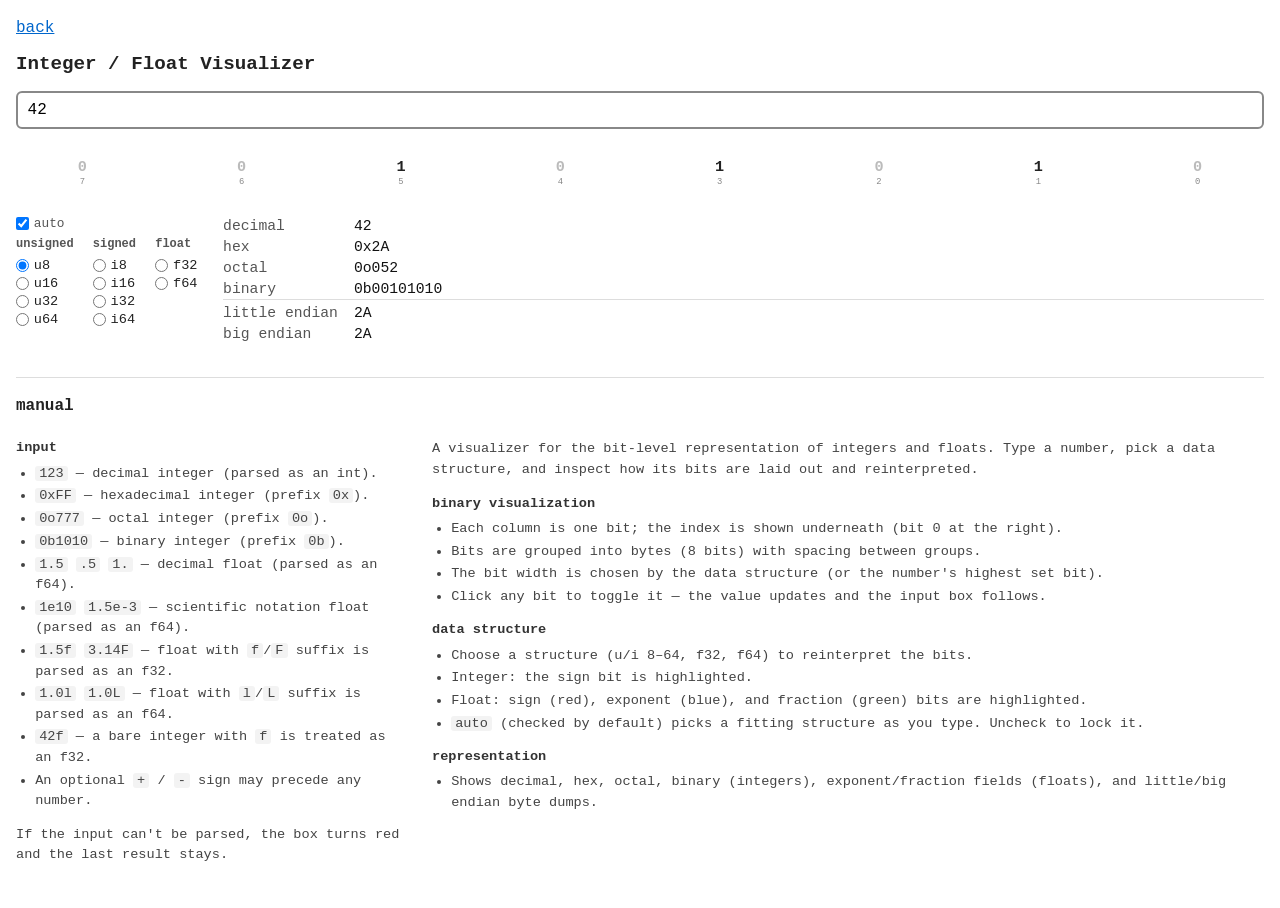
<file: docs/int-tool/index.html>
<!DOCTYPE html>
<html lang="en">
<head>
<meta charset="UTF-8">
<meta name="viewport" content="width=device-width, initial-scale=1.0">
<title>Integer / Float Visualizer</title>
<link rel="stylesheet" href="style.css">
</head>
<body>
<p><a href="..">back</a></p>
<h1>Integer / Float Visualizer</h1>

<div id="app">
  <div class="row" id="row-input">
    <input id="num-input" type="text" placeholder="decimal / 0x hex / 0o octal / 0b binary" autocomplete="off" spellcheck="false">
  </div>

  <div class="row" id="row-bits">
    <div id="bits-area"></div>
  </div>

  <div class="row" id="row-structure">
    <div class="col col-structure">
      <label id="auto-label"><input type="checkbox" id="auto-struct" checked> auto</label>
      <div class="struct-grid">
        <div class="struct-col">
          <h3>unsigned</h3>
          <label><input type="radio" name="struct" value="u8" checked> u8</label>
          <label><input type="radio" name="struct" value="u16"> u16</label>
          <label><input type="radio" name="struct" value="u32"> u32</label>
          <label><input type="radio" name="struct" value="u64"> u64</label>
        </div>
        <div class="struct-col">
          <h3>signed</h3>
          <label><input type="radio" name="struct" value="i8"> i8</label>
          <label><input type="radio" name="struct" value="i16"> i16</label>
          <label><input type="radio" name="struct" value="i32"> i32</label>
          <label><input type="radio" name="struct" value="i64"> i64</label>
        </div>
        <div class="struct-col">
          <h3>float</h3>
          <label><input type="radio" name="struct" value="f32"> f32</label>
          <label><input type="radio" name="struct" value="f64"> f64</label>
        </div>
      </div>
    </div>
    <div class="col col-repr">
      <table id="repr-list"></table>
    </div>
  </div>
</div>

<section id="manual">
  <h2>manual</h2>
  <div id="manual-cols">
    <div class="manual-col manual-left">
      <h3>input</h3>
      <ul>
        <li><code>123</code> — decimal integer (parsed as an int).</li>
        <li><code>0xFF</code> — hexadecimal integer (prefix <code>0x</code>).</li>
        <li><code>0o777</code> — octal integer (prefix <code>0o</code>).</li>
        <li><code>0b1010</code> — binary integer (prefix <code>0b</code>).</li>
        <li><code>1.5</code> <code>.5</code> <code>1.</code> — decimal float (parsed as an f64).</li>
        <li><code>1e10</code> <code>1.5e-3</code> — scientific notation float (parsed as an f64).</li>
        <li><code>1.5f</code> <code>3.14F</code> — float with <code>f</code>/<code>F</code> suffix is parsed as an f32.</li>
        <li><code>1.0l</code> <code>1.0L</code> — float with <code>l</code>/<code>L</code> suffix is parsed as an f64.</li>
        <li><code>42f</code> — a bare integer with <code>f</code> is treated as an f32.</li>
        <li>An optional <code>+</code> / <code>-</code> sign may precede any number.</li>
      </ul>
      <p>If the input can't be parsed, the box turns red and the last result stays.</p>
    </div>

    <div class="manual-col manual-right">
      <p>
        A visualizer for the bit-level representation of integers and floats.
        Type a number, pick a data structure, and inspect how its bits are laid
        out and reinterpreted.
      </p>

      <h3>binary visualization</h3>
      <ul>
        <li>Each column is one bit; the index is shown underneath (bit 0 at the right).</li>
        <li>Bits are grouped into bytes (8 bits) with spacing between groups.</li>
        <li>The bit width is chosen by the data structure (or the number's highest set bit).</li>
        <li>Click any bit to toggle it — the value updates and the input box follows.</li>
      </ul>

      <h3>data structure</h3>
      <ul>
        <li>Choose a structure (u/i 8–64, f32, f64) to reinterpret the bits.</li>
        <li>Integer: the sign bit is highlighted.</li>
        <li>Float: sign (red), exponent (blue), and fraction (green) bits are highlighted.</li>
        <li><code>auto</code> (checked by default) picks a fitting structure as you type. Uncheck to lock it.</li>
      </ul>

      <h3>representation</h3>
      <ul>
        <li>Shows decimal, hex, octal, binary (integers), exponent/fraction fields (floats), and little/big endian byte dumps.</li>
      </ul>
    </div>
  </div>
</section>

<script src="script.js"></script>
</body>
</html>
</file>
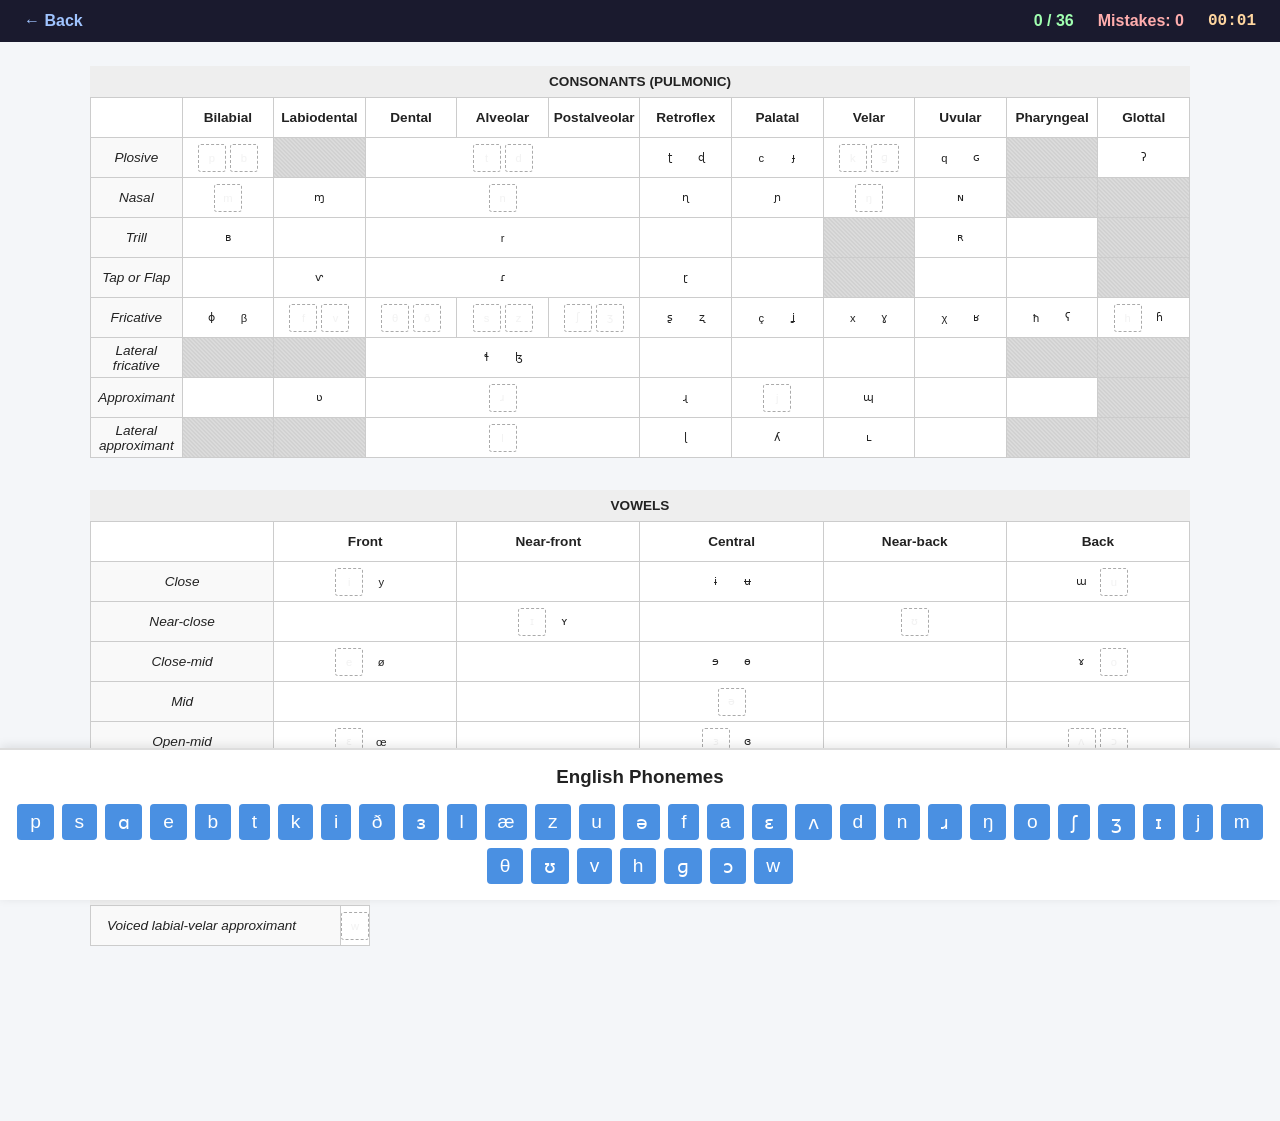
<file: docs/ipa-chart-quiz/index.html>
<!DOCTYPE html>
<html lang="en">
<head>
  <meta charset="UTF-8" />
  <meta name="viewport" content="width=device-width, initial-scale=1.0"/>
  <title>IPA Chart Quiz</title>
  <link rel="stylesheet" href="style.css" />
</head>
<body>

  <div id="app">
    <!-- Header -->
    <header>
      <a href="../" class="back-link">← Back</a>
      <div class="stats">
        <span id="score-display">0 / 0</span>
        <span id="mistakes-display">Mistakes: 0</span>
        <span id="timer-display">00:00</span>
      </div>
    </header>

    <main>
      <!-- Draggable Phonemes Source -->
      <div id="phoneme-bank">
        <h3>English Phonemes</h3>
        <div id="bank-items" class="bank-container"></div>
      </div>

      <div class="charts-container">
        <!-- Pulmonic Consonants Table -->
        <table class="pulmonic">
            <caption>CONSONANTS (PULMONIC)</caption>
            <thead>
                <tr>
                    <th></th>
                    <th>Bilabial</th>
                    <th>Labiodental</th>
                    <th>Dental</th>
                    <th>Alveolar</th>
                    <th>Postalveolar</th>
                    <th>Retroflex</th>
                    <th>Palatal</th>
                    <th>Velar</th>
                    <th>Uvular</th>
                    <th>Pharyngeal</th>
                    <th>Glottal</th>
                </tr>
            </thead>
            <tbody>
                <tr>
                    <td class="row-label">Plosive</td>
                    <td><div class="ipa-pair"><div class="drop-zone" data-ipa="p"></div><div class="drop-zone" data-ipa="b"></div></div></td>
                    <td class="impossible"></td>
                    <td colspan="3"><div class="ipa-pair"><div class="drop-zone" data-ipa="t"></div><div class="drop-zone" data-ipa="d"></div></div></td>
                    <td><div class="ipa-pair"><div class="drop-zone" data-ipa="ʈ"></div><div class="drop-zone" data-ipa="ɖ"></div></div></td>
                    <td><div class="ipa-pair"><div class="drop-zone" data-ipa="c"></div><div class="drop-zone" data-ipa="ɟ"></div></div></td>
                    <td><div class="ipa-pair"><div class="drop-zone" data-ipa="k"></div><div class="drop-zone" data-ipa="ɡ"></div></div></td>
                    <td><div class="ipa-pair"><div class="drop-zone" data-ipa="q"></div><div class="drop-zone" data-ipa="ɢ"></div></div></td>
                    <td class="impossible"></td>
                    <td><div class="ipa-pair"><div class="drop-zone" data-ipa="ʔ"></div></div></td>
                </tr>
                <tr>
                    <td class="row-label">Nasal</td>
                    <td><div class="ipa-pair"><div class="drop-zone" data-ipa="m"></div></div></td>
                    <td><div class="ipa-pair"><div class="drop-zone" data-ipa="ɱ"></div></div></td>
                    <td colspan="3"><div class="ipa-pair"><div class="drop-zone" data-ipa="n"></div></div></td>
                    <td><div class="ipa-pair"><div class="drop-zone" data-ipa="ɳ"></div></div></td>
                    <td><div class="ipa-pair"><div class="drop-zone" data-ipa="ɲ"></div></div></td>
                    <td><div class="ipa-pair"><div class="drop-zone" data-ipa="ŋ"></div></div></td>
                    <td><div class="ipa-pair"><div class="drop-zone" data-ipa="ɴ"></div></div></td>
                    <td class="impossible"></td>
                    <td class="impossible"></td>
                </tr>
                <tr>
                    <td class="row-label">Trill</td>
                    <td><div class="ipa-pair"><div class="drop-zone" data-ipa="ʙ"></div></div></td>
                    <td></td>
                    <td colspan="3"><div class="ipa-pair"><div class="drop-zone" data-ipa="r"></div></div></td>
                    <td></td>
                    <td></td>
                    <td class="impossible"></td>
                    <td><div class="ipa-pair"><div class="drop-zone" data-ipa="ʀ"></div></div></td>
                    <td></td>
                    <td class="impossible"></td>
                </tr>
                <tr>
                    <td class="row-label">Tap or Flap</td>
                    <td></td>
                    <td><div class="ipa-pair"><div class="drop-zone" data-ipa="ⱱ"></div></div></td>
                    <td colspan="3"><div class="ipa-pair"><div class="drop-zone" data-ipa="ɾ"></div></div></td>
                    <td><div class="ipa-pair"><div class="drop-zone" data-ipa="ɽ"></div></div></td>
                    <td></td>
                    <td class="impossible"></td>
                    <td></td>
                    <td></td>
                    <td class="impossible"></td>
                </tr>
                <tr>
                    <td class="row-label">Fricative</td>
                    <td><div class="ipa-pair"><div class="drop-zone" data-ipa="ɸ"></div><div class="drop-zone" data-ipa="β"></div></div></td>
                    <td><div class="ipa-pair"><div class="drop-zone" data-ipa="f"></div><div class="drop-zone" data-ipa="v"></div></div></td>
                    <td><div class="ipa-pair"><div class="drop-zone" data-ipa="θ"></div><div class="drop-zone" data-ipa="ð"></div></div></td>
                    <td><div class="ipa-pair"><div class="drop-zone" data-ipa="s"></div><div class="drop-zone" data-ipa="z"></div></div></td>
                    <td><div class="ipa-pair"><div class="drop-zone" data-ipa="ʃ"></div><div class="drop-zone" data-ipa="ʒ"></div></div></td>
                    <td><div class="ipa-pair"><div class="drop-zone" data-ipa="ʂ"></div><div class="drop-zone" data-ipa="ʐ"></div></div></td>
                    <td><div class="ipa-pair"><div class="drop-zone" data-ipa="ç"></div><div class="drop-zone" data-ipa="ʝ"></div></div></td>
                    <td><div class="ipa-pair"><div class="drop-zone" data-ipa="x"></div><div class="drop-zone" data-ipa="ɣ"></div></div></td>
                    <td><div class="ipa-pair"><div class="drop-zone" data-ipa="χ"></div><div class="drop-zone" data-ipa="ʁ"></div></div></td>
                    <td><div class="ipa-pair"><div class="drop-zone" data-ipa="ħ"></div><div class="drop-zone" data-ipa="ʕ"></div></div></td>
                    <td><div class="ipa-pair"><div class="drop-zone" data-ipa="h"></div><div class="drop-zone" data-ipa="ɦ"></div></div></td>
                </tr>
                <tr>
                    <td class="row-label">Lateral fricative</td>
                    <td class="impossible"></td>
                    <td class="impossible"></td>
                    <td colspan="3"><div class="ipa-pair"><div class="drop-zone" data-ipa="ɬ"></div><div class="drop-zone" data-ipa="ɮ"></div></div></td>
                    <td></td>
                    <td></td>
                    <td></td>
                    <td></td>
                    <td class="impossible"></td>
                    <td class="impossible"></td>
                </tr>
                <tr>
                    <td class="row-label">Approximant</td>
                    <td></td>
                    <td><div class="ipa-pair"><div class="drop-zone" data-ipa="ʋ"></div></div></td>
                    <td colspan="3"><div class="ipa-pair"><div class="drop-zone" data-ipa="ɹ"></div></div></td>
                    <td><div class="ipa-pair"><div class="drop-zone" data-ipa="ɻ"></div></div></td>
                    <td><div class="ipa-pair"><div class="drop-zone" data-ipa="j"></div></div></td>
                    <td><div class="ipa-pair"><div class="drop-zone" data-ipa="ɰ"></div></div></td>
                    <td></td>
                    <td></td>
                    <td class="impossible"></td>
                </tr>
                <tr>
                    <td class="row-label">Lateral approximant</td>
                    <td class="impossible"></td>
                    <td class="impossible"></td>
                    <td colspan="3"><div class="ipa-pair"><div class="drop-zone" data-ipa="l"></div></div></td>
                    <td><div class="ipa-pair"><div class="drop-zone" data-ipa="ɭ"></div></div></td>
                    <td><div class="ipa-pair"><div class="drop-zone" data-ipa="ʎ"></div></div></td>
                    <td><div class="ipa-pair"><div class="drop-zone" data-ipa="ʟ"></div></div></td>
                    <td></td>
                    <td class="impossible"></td>
                    <td class="impossible"></td>
                </tr>
            </tbody>
        </table>

        <!-- Vowels Table -->
        <table class="vowels">
            <caption>VOWELS</caption>
            <thead>
                <tr>
                    <th></th>
                    <th>Front</th>
                    <th>Near-front</th>
                    <th>Central</th>
                    <th>Near-back</th>
                    <th>Back</th>
                </tr>
            </thead>
            <tbody>
                <tr>
                    <td class="row-label">Close</td>
                    <td><div class="ipa-pair"><div class="drop-zone" data-ipa="i"></div><div class="drop-zone" data-ipa="y"></div></div></td>
                    <td></td>
                    <td><div class="ipa-pair"><div class="drop-zone" data-ipa="ɨ"></div><div class="drop-zone" data-ipa="ʉ"></div></div></td>
                    <td></td>
                    <td><div class="ipa-pair"><div class="drop-zone" data-ipa="ɯ"></div><div class="drop-zone" data-ipa="u"></div></div></td>
                </tr>
                <tr>
                    <td class="row-label">Near-close</td>
                    <td></td>
                    <td><div class="ipa-pair"><div class="drop-zone" data-ipa="ɪ"></div><div class="drop-zone" data-ipa="ʏ"></div></div></td>
                    <td></td>
                    <td><div class="ipa-pair"><div class="drop-zone" data-ipa="ʊ"></div></div></td>
                    <td></td>
                </tr>
                <tr>
                    <td class="row-label">Close-mid</td>
                    <td><div class="ipa-pair"><div class="drop-zone" data-ipa="e"></div><div class="drop-zone" data-ipa="ø"></div></div></td>
                    <td></td>
                    <td><div class="ipa-pair"><div class="drop-zone" data-ipa="ɘ"></div><div class="drop-zone" data-ipa="ɵ"></div></div></td>
                    <td></td>
                    <td><div class="ipa-pair"><div class="drop-zone" data-ipa="ɤ"></div><div class="drop-zone" data-ipa="o"></div></div></td>
                </tr>
                <tr>
                    <td class="row-label">Mid</td>
                    <td></td>
                    <td></td>
                    <td><div class="ipa-pair"><div class="drop-zone" data-ipa="ə"></div></div></td>
                    <td></td>
                    <td></td>
                </tr>
                <tr>
                    <td class="row-label">Open-mid</td>
                    <td><div class="ipa-pair"><div class="drop-zone" data-ipa="ɛ"></div><div class="drop-zone" data-ipa="œ"></div></div></td>
                    <td></td>
                    <td><div class="ipa-pair"><div class="drop-zone" data-ipa="ɜ"></div><div class="drop-zone" data-ipa="ɞ"></div></div></td>
                    <td></td>
                    <td><div class="ipa-pair"><div class="drop-zone" data-ipa="ʌ"></div><div class="drop-zone" data-ipa="ɔ"></div></div></td>
                </tr>
                <tr>
                    <td class="row-label">Near-open</td>
                    <td><div class="ipa-pair"><div class="drop-zone" data-ipa="æ"></div></div></td>
                    <td></td>
                    <td><div class="ipa-pair"><div class="drop-zone" data-ipa="ɐ"></div></div></td>
                    <td></td>
                    <td></td>
                </tr>
                <tr>
                    <td class="row-label">Open</td>
                    <td><div class="ipa-pair"><div class="drop-zone" data-ipa="a"></div><div class="drop-zone" data-ipa="ɶ"></div></div></td>
                    <td></td>
                    <td></td>
                    <td></td>
                    <td><div class="ipa-pair"><div class="drop-zone" data-ipa="ɑ"></div><div class="drop-zone" data-ipa="ɒ"></div></div></td>
                </tr>
            </tbody>
        </table>

        <!-- Other Symbols -->
        <table class="other-symbols">
            <caption>OTHER SYMBOLS</caption>
            <tbody>
                <tr>
                    <td class="row-label">Voiced labial-velar approximant</td>
                    <td><div class="ipa-pair"><div class="drop-zone" data-ipa="w"></div></div></td>
                </tr>
            </tbody>
        </table>
      </div>
    </main>
  </div>

  <script src="script.js"></script>
</body>
</html>
</file>
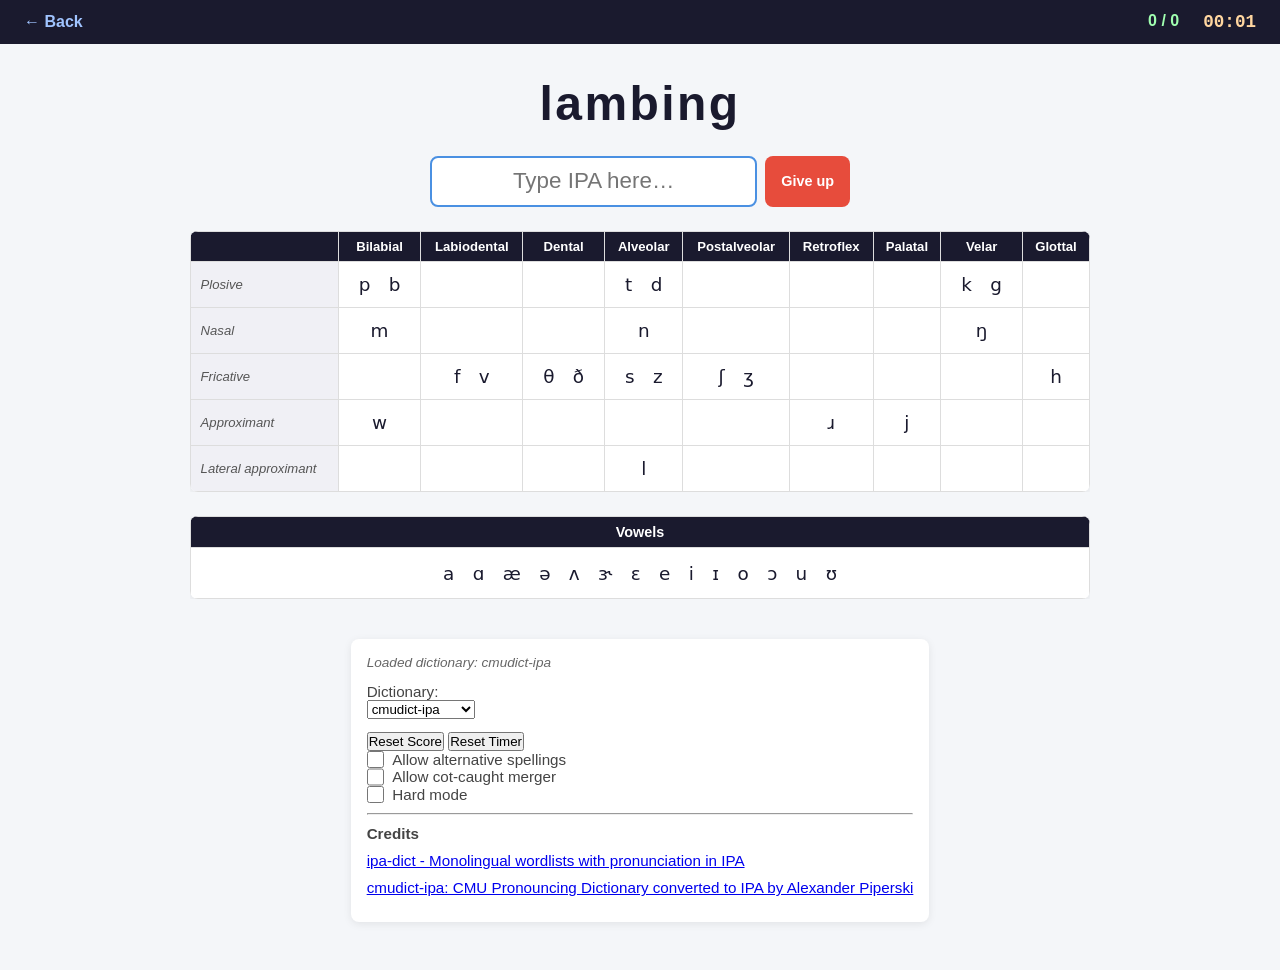
<file: docs/ipa-quiz/index.html>
<!DOCTYPE html>
<html lang="en">
<head>
  <meta charset="UTF-8" />
  <meta name="viewport" content="width=device-width, initial-scale=1.0"/>
  <title>IPA Quiz</title>
  <link rel="stylesheet" href="style.css" />
</head>
<body>

  <!-- Loading Screen -->
  <div id="loading-screen">
    <div class="loading-content">
      <h2>Loading IPA Quiz…</h2>
      <p>Fetching dictionary data…</p>
      <div class="spinner"></div>
    </div>
  </div>

  <!-- Main App -->
  <div id="app" class="hidden">

    <!-- Header -->
    <header>
      <a href="../" class="back-link">← Back</a>
      <div class="stats">
        <span id="score-display">0 / 0</span>
        <span id="timer-display">00:00</span>
      </div>
    </header>

    <!-- Quiz Area -->
    <main>
      <div id="word-display"></div>

      <div class="input-wrapper">
        <input type="text" id="ipa-input" placeholder="Type IPA here…" autocomplete="off" spellcheck="false" />
        <button id="give-up-btn">Give up</button>
        <div id="flying-plus" class="flying-plus hidden">+1</div>
      </div>

      <!-- Consonant Table -->
      <div class="table-container">
        <table id="consonant-table">
          <thead>
            <tr>
              <th></th>
              <th>Bilabial</th>
              <th>Labiodental</th>
              <th>Dental</th>
              <th>Alveolar</th>
              <th>Postalveolar</th>
              <th>Retroflex</th>
              <th>Palatal</th>
              <th>Velar</th>
              <th>Glottal</th>
            </tr>
          </thead>
          <tbody>
            <!-- Plosive -->
            <tr>
              <td class="manner">Plosive</td>
              <td><a href="#" class="ipa-btn" data-ipa="p">p</a> <a href="#" class="ipa-btn" data-ipa="b">b</a></td>
              <td></td>
              <td></td>
              <td><a href="#" class="ipa-btn" data-ipa="t">t</a> <a href="#" class="ipa-btn" data-ipa="d">d</a></td>
              <td></td>
              <td></td>
              <td></td>
              <td><a href="#" class="ipa-btn" data-ipa="k">k</a>
              <span class="ipa-alts"><a href="#" class="ipa-btn" data-ipa="ɡ">ɡ</a> <a href="#" class="ipa-btn" data-ipa="g">g</a></span></td>
              <td></td>
            </tr>
            <!-- Nasal -->
            <tr>
              <td class="manner">Nasal</td>
              <td><a href="#" class="ipa-btn" data-ipa="m">m</a></td>
              <td></td>
              <td></td>
              <td><a href="#" class="ipa-btn" data-ipa="n">n</a></td>
              <td></td>
              <td></td>
              <td></td>
              <td><a href="#" class="ipa-btn" data-ipa="ŋ">ŋ</a></td>
              <td></td>
            </tr>
            <!-- Fricative -->
            <tr>
              <td class="manner">Fricative</td>
              <td></td>
              <td><a href="#" class="ipa-btn" data-ipa="f">f</a> <a href="#" class="ipa-btn" data-ipa="v">v</a></td>
              <td><a href="#" class="ipa-btn" data-ipa="θ">θ</a> <a href="#" class="ipa-btn" data-ipa="ð">ð</a></td>
              <td><a href="#" class="ipa-btn" data-ipa="s">s</a> <a href="#" class="ipa-btn" data-ipa="z">z</a></td>
              <td><a href="#" class="ipa-btn" data-ipa="ʃ">ʃ</a> <a href="#" class="ipa-btn" data-ipa="ʒ">ʒ</a></td>
              <td></td>
              <td></td>
              <td></td>
              <td><a href="#" class="ipa-btn" data-ipa="h">h</a></td>
            </tr>
            <!-- Approximant -->
            <tr>
              <td class="manner">Approximant</td>
              <td><a href="#" class="ipa-btn" data-ipa="w">w</a></td>
              <td></td>
              <td></td>
              <td></td>
              <td></td>
              <td><a href="#" class="ipa-btn" data-ipa="ɹ">ɹ</a></td>
              <td><a href="#" class="ipa-btn" data-ipa="j">j</a></td>
              <td></td>
              <td></td>
            </tr>
            <!-- Lateral Approximant -->
            <tr>
              <td class="manner">Lateral approximant</td>
              <td></td>
              <td></td>
              <td></td>
              <td><span class="ipa-alts"><a href="#" class="ipa-btn" data-ipa="ɫ">ɫ</a> <a href="#" class="ipa-btn" data-ipa="l">l</a></span></td>
              <td></td>
              <td></td>
              <td></td>
              <td></td>
              <td></td>
            </tr>
          </tbody>
        </table>
      </div>

      <!-- Vowel Table -->
      <div class="table-container">
        <table id="vowel-table">
          <thead>
            <tr>
              <th>Vowels</th>
            </tr>
          </thead>
          <tbody>
            <tr>
              <td>
                <a href="#" class="ipa-btn" data-ipa="a">a</a>
                <a href="#" class="ipa-btn" data-ipa="ɑ">ɑ</a>
                <a href="#" class="ipa-btn" data-ipa="æ">æ</a>
                <a href="#" class="ipa-btn" data-ipa="ə">ə</a>
                <a href="#" class="ipa-btn" data-ipa="ʌ">ʌ</a>
                <a href="#" class="ipa-btn" data-ipa="ɝ">ɝ</a>
                <a href="#" class="ipa-btn" data-ipa="ɜ">ɜ</a>
                <a href="#" class="ipa-btn" data-ipa="ɛ">ɛ</a>
                <a href="#" class="ipa-btn" data-ipa="e">e</a>
                <a href="#" class="ipa-btn" data-ipa="i">i</a>
                <a href="#" class="ipa-btn" data-ipa="ɪ">ɪ</a>
                <a href="#" class="ipa-btn" data-ipa="o">o</a>
                <a href="#" class="ipa-btn" data-ipa="ɔ">ɔ</a>
                <a href="#" class="ipa-btn" data-ipa="u">u</a>
                <a href="#" class="ipa-btn" data-ipa="ʊ">ʊ</a>
              </td>
            </tr>
          </tbody>
        </table>
      </div>

      <!-- Settings -->
      <div class="settings-wrapper">
        <div id="dict-info" style="margin-bottom: 0.8rem; font-size: 0.85rem; color: #666; font-style: italic;"></div>
        <div class="dict-select-wrapper" style="margin: 0.8rem 0;">
          <label for="dict-select">Dictionary:</label>
          <select id="dict-select">
            <option value="cmudict-ipa">cmudict-ipa</option>
            <option value="open-dict-data">open-dict-data</option>
          </select>
        </div>
        <!-- Reset Score Button -->
        <button id="reset-score-btn" type="button">Reset Score</button>
        <!-- Reset Timer Button -->
        <button id="reset-timer-btn" type="button">Reset Timer</button>
        <label title='Treats "ɫ" as "l", and "g" (U+0067) as "ɡ" (U+0261)'>
          <input type="checkbox" id="alt-spelling-chk" />
          Allow alternative spellings
        </label>
        <label title='Treats /ɑ/ and /ɔ/ as the same phoneme'>
          <input type="checkbox" id="cot-caught-chk" />
          Allow cot-caught merger
        </label>
        <label title='Hard mode: punish as you type'>
          <input type="checkbox" id="hard-mode-chk" />
          Hard mode
        </label>
        <hr/>
        <p><b>Credits</b></p>
        <p><a href="https://github.com/open-dict-data/ipa-dict/tree/master">ipa-dict - Monolingual wordlists with pronunciation in IPA</a></p>
        <p><a href="https://github.com/menelik3/cmudict-ipa">cmudict-ipa: CMU Pronouncing Dictionary converted to IPA by Alexander Piperski</a></p>
      </div>

    </main>
  </div>

  <script src="app.js"></script>
</body>
</html>
</file>
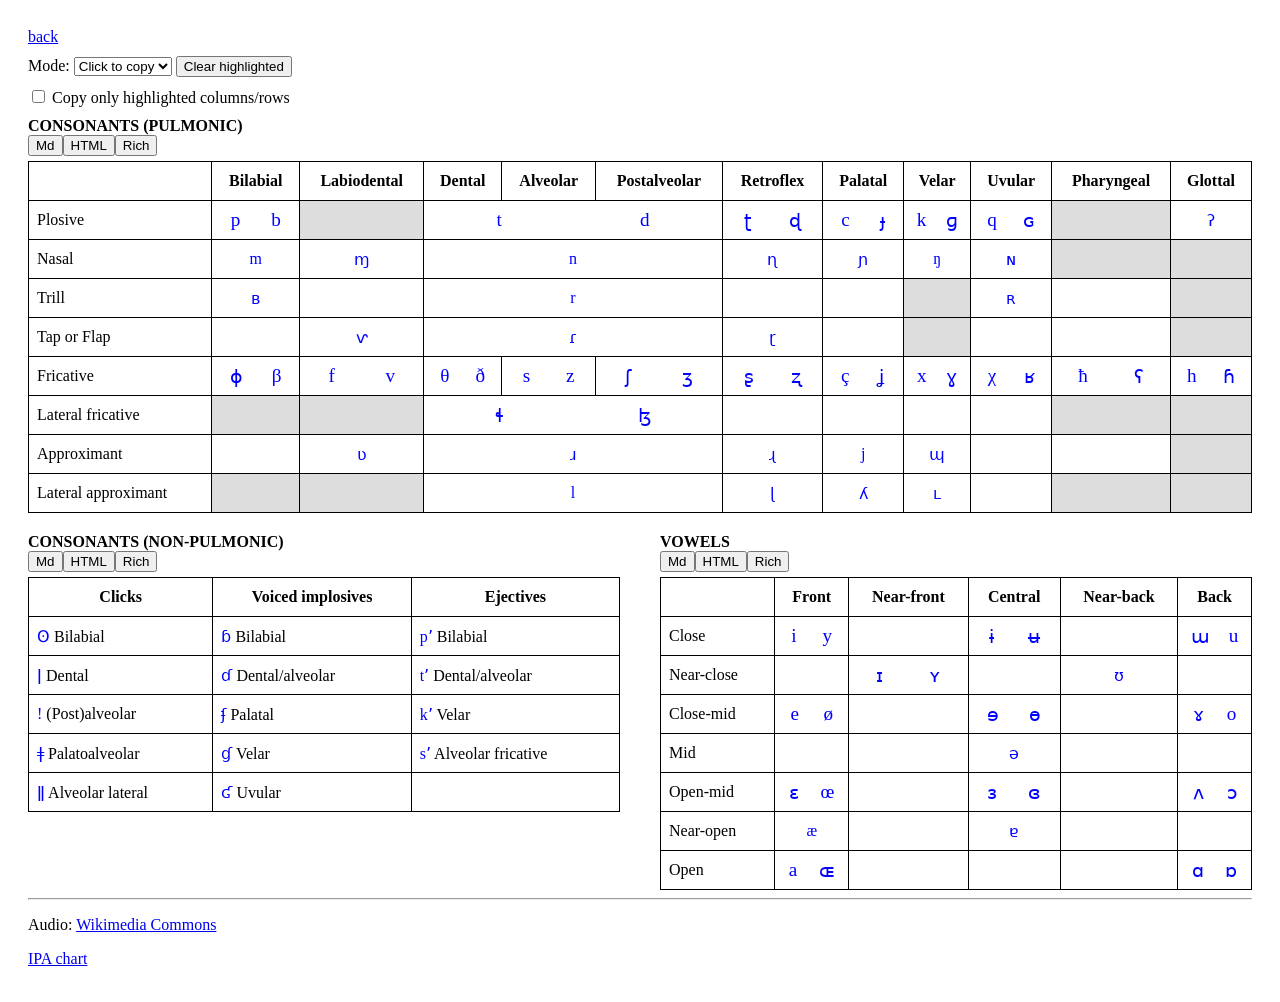
<file: docs/ipa-selector/index.html>
<!DOCTYPE html>
<html lang="en">
<head>
    <meta charset="UTF-8">
    <title>IPA Selector</title>
    <link rel="stylesheet" href="style.css">
</head>
<body>
    <div class="controls">
        <p><a href="..">back</a></p>
        <p>
            <label for="mode-select">Mode:</label>
            <select id="mode-select">
                <option value="copy">Click to copy</option>
                <option value="highlight">Highlight</option>
                <option value="play">Play audio</option>
            </select>
            <button id="clear-highlighted">Clear highlighted</button>
        </p>
        <p>
            <label for="filter-highlighted">
                <input type="checkbox" id="filter-highlighted">
                Copy only highlighted columns/rows
            </label>
        </p>
    </div>
    <div class="container">
        <!-- Pulmonic Consonants -->
        <table class="pulmonic">
            <caption>CONSONANTS (PULMONIC) <div class="copy-table"></div></caption>
            <thead>
                <tr>
                    <th></th>
                    <th>Bilabial</th>
                    <th>Labiodental</th>
                    <th>Dental</th>
                    <th>Alveolar</th>
                    <th>Postalveolar</th>
                    <th>Retroflex</th>
                    <th>Palatal</th>
                    <th>Velar</th>
                    <th>Uvular</th>
                    <th>Pharyngeal</th>
                    <th>Glottal</th>
                </tr>
            </thead>
            <tbody>
                <tr>
                    <td class="row-label">Plosive</td>
                    <td><div class="ipa-pair"><a class="phoneme">p</a><a class="phoneme">b</a></div></td>
                    <td class="impossible"></td>
                    <td colspan="3"><div class="ipa-pair"><a class="phoneme">t</a><a class="phoneme">d</a></div></td>
                    <td><div class="ipa-pair"><a class="phoneme">ʈ</a><a class="phoneme">ɖ</a></div></td>
                    <td><div class="ipa-pair"><a class="phoneme">c</a><a class="phoneme">ɟ</a></div></td>
                    <td><div class="ipa-pair"><a class="phoneme">k</a><a class="phoneme">ɡ</a></div></td>
                    <td><div class="ipa-pair"><a class="phoneme">q</a><a class="phoneme">ɢ</a></div></td>
                    <td class="impossible"></td>
                    <td><a class="phoneme">ʔ</a></td>
                </tr>
                <tr>
                    <td class="row-label">Nasal</td>
                    <td><a class="phoneme">m</a></td>
                    <td><a class="phoneme">ɱ</a></td>
                    <td colspan="3"><a class="phoneme">n</a></td>
                    <td><a class="phoneme">ɳ</a></td>
                    <td><a class="phoneme">ɲ</a></td>
                    <td><a class="phoneme">ŋ</a></td>
                    <td><a class="phoneme">ɴ</a></td>
                    <td class="impossible"></td>
                    <td class="impossible"></td>
                </tr>
                <tr>
                    <td class="row-label">Trill</td>
                    <td><a class="phoneme">ʙ</a></td>
                    <td></td>
                    <td colspan="3"><a class="phoneme">r</a></td>
                    <td></td>
                    <td></td>
                    <td class="impossible"></td>
                    <td><a class="phoneme">ʀ</a></td>
                    <td></td>
                    <td class="impossible"></td>
                </tr>
                <tr>
                    <td class="row-label">Tap or Flap</td>
                    <td></td>
                    <td><a class="phoneme">ⱱ</a></td>
                    <td colspan="3"><a class="phoneme">ɾ</a></td>
                    <td><a class="phoneme">ɽ</a></td>
                    <td></td>
                    <td class="impossible"></td>
                    <td></td>
                    <td></td>
                    <td class="impossible"></td>
                </tr>
                <tr>
                    <td class="row-label">Fricative</td>
                    <td><div class="ipa-pair"><a class="phoneme">ɸ</a><a class="phoneme">β</a></div></td>
                    <td><div class="ipa-pair"><a class="phoneme">f</a><a class="phoneme">v</a></div></td>
                    <td><div class="ipa-pair"><a class="phoneme">θ</a><a class="phoneme">ð</a></div></td>
                    <td><div class="ipa-pair"><a class="phoneme">s</a><a class="phoneme">z</a></div></td>
                    <td><div class="ipa-pair"><a class="phoneme">ʃ</a><a class="phoneme">ʒ</a></div></td>
                    <td><div class="ipa-pair"><a class="phoneme">ʂ</a><a class="phoneme">ʐ</a></div></td>
                    <td><div class="ipa-pair"><a class="phoneme">ç</a><a class="phoneme">ʝ</a></div></td>
                    <td><div class="ipa-pair"><a class="phoneme">x</a><a class="phoneme">ɣ</a></div></td>
                    <td><div class="ipa-pair"><a class="phoneme">χ</a><a class="phoneme">ʁ</a></div></td>
                    <td><div class="ipa-pair"><a class="phoneme">ħ</a><a class="phoneme">ʕ</a></div></td>
                    <td><div class="ipa-pair"><a class="phoneme">h</a><a class="phoneme">ɦ</a></div></td>
                </tr>
                <tr>
                    <td class="row-label">Lateral fricative</td>
                    <td class="impossible"></td>
                    <td class="impossible"></td>
                    <td colspan="3"><div class="ipa-pair"><a class="phoneme">ɬ</a><a class="phoneme">ɮ</a></div></td>
                    <td></td>
                    <td></td>
                    <td></td>
                    <td></td>
                    <td class="impossible"></td>
                    <td class="impossible"></td>
                </tr>
                <tr>
                    <td class="row-label">Approximant</td>
                    <td></td>
                    <td><a class="phoneme">ʋ</a></td>
                    <td colspan="3"><a class="phoneme">ɹ</a></td>
                    <td><a class="phoneme">ɻ</a></td>
                    <td><a class="phoneme">j</a></td>
                    <td><a class="phoneme">ɰ</a></td>
                    <td></td>
                    <td></td>
                    <td class="impossible"></td>
                </tr>
                <tr>
                    <td class="row-label">Lateral approximant</td>
                    <td class="impossible"></td>
                    <td class="impossible"></td>
                    <td colspan="3"><a class="phoneme">l</a></td>
                    <td><a class="phoneme">ɭ</a></td>
                    <td><a class="phoneme">ʎ</a></td>
                    <td><a class="phoneme">ʟ</a></td>
                    <td></td>
                    <td class="impossible"></td>
                    <td class="impossible"></td>
                </tr>
            </tbody>
        </table>

        <div class="bottom-row">
            <!-- Non-Pulmonic Consonants -->
            <table class="non-pulmonic">
                <caption>CONSONANTS (NON-PULMONIC) <div class="copy-table"></div></caption>
                <thead>
                    <tr>
                        <th>Clicks</th>
                        <th>Voiced implosives</th>
                        <th>Ejectives</th>
                    </tr>
                </thead>
                <tbody>
                    <tr>
                        <td><a class="phoneme">ʘ</a> Bilabial</td>
                        <td><a class="phoneme">ɓ</a> Bilabial</td>
                        <td><a class="phoneme">pʼ</a> Bilabial</td>
                    </tr>
                    <tr>
                        <td><a class="phoneme">ǀ</a> Dental</td>
                        <td><a class="phoneme">ɗ</a> Dental/alveolar</td>
                        <td><a class="phoneme">tʼ</a> Dental/alveolar</td>
                    </tr>
                    <tr>
                        <td><a class="phoneme">!</a> (Post)alveolar</td>
                        <td><a class="phoneme">ʄ</a> Palatal</td>
                        <td><a class="phoneme">kʼ</a> Velar</td>
                    </tr>
                    <tr>
                        <td><a class="phoneme">ǂ</a> Palatoalveolar</td>
                        <td><a class="phoneme">ɠ</a> Velar</td>
                        <td><a class="phoneme">sʼ</a> Alveolar fricative</td>
                    </tr>
                    <tr>
                        <td><a class="phoneme">ǁ</a> Alveolar lateral</td>
                        <td><a class="phoneme">ʛ</a> Uvular</td>
                    </tr>
                </tbody>
            </table>

            <!-- Vowels -->
            <table class="vowels">
                <caption>VOWELS <div class="copy-table"></div></caption>
                <thead>
                    <tr>
                        <th></th>
                        <th>Front</th>
                        <th>Near-front</th>
                        <th>Central</th>
                        <th>Near-back</th>
                        <th>Back</th>
                    </tr>
                </thead>
                <tbody>
                    <tr>
                        <td class="row-label">Close</td>
                        <td><div class="ipa-pair"><a class="phoneme">i</a><a class="phoneme">y</a></div></td>
                        <td></td>
                        <td><div class="ipa-pair"><a class="phoneme">ɨ</a><a class="phoneme">ʉ</a></div></td>
                        <td></td>
                        <td><div class="ipa-pair"><a class="phoneme">ɯ</a><a class="phoneme">u</a></div></td>
                    </tr>
                    <tr>
                        <td class="row-label">Near-close</td>
                        <td></td>
                        <td><div class="ipa-pair"><a class="phoneme">ɪ</a><a class="phoneme">ʏ</a></div></td>
                        <td></td>
                        <td><a class="phoneme">ʊ</a></td>
                        <td></td>
                    </tr>
                    <tr>
                        <td class="row-label">Close-mid</td>
                        <td><div class="ipa-pair"><a class="phoneme">e</a><a class="phoneme">ø</a></div></td>
                        <td></td>
                        <td><div class="ipa-pair"><a class="phoneme">ɘ</a><a class="phoneme">ɵ</a></div></td>
                        <td></td>
                        <td><div class="ipa-pair"><a class="phoneme">ɤ</a><a class="phoneme">o</a></div></td>
                    </tr>
                    <tr>
                        <td class="row-label">Mid</td>
                        <td></td>
                        <td></td>
                        <td><a class="phoneme">ə</a></td>
                        <td></td>
                        <td></td>
                    </tr>
                    <tr>
                        <td class="row-label">Open-mid</td>
                        <td><div class="ipa-pair"><a class="phoneme">ɛ</a><a class="phoneme">œ</a></div></td>
                        <td></td>
                        <td><div class="ipa-pair"><a class="phoneme">ɜ</a><a class="phoneme">ɞ</a></div></td>
                        <td></td>
                        <td><div class="ipa-pair"><a class="phoneme">ʌ</a><a class="phoneme">ɔ</a></div></td>
                    </tr>
                    <tr>
                        <td class="row-label">Near-open</td>
                        <td><a class="phoneme">æ</a></td>
                        <td></td>
                        <td><a class="phoneme">ɐ</a></td>
                        <td></td>
                        <td></td>
                    </tr>
                    <tr>
                        <td class="row-label">Open</td>
                        <td><div class="ipa-pair"><a class="phoneme">a</a><a class="phoneme">ɶ</a></div></td>
                        <td></td>
                        <td></td>
                        <td></td>
                        <td><div class="ipa-pair"><a class="phoneme">ɑ</a><a class="phoneme">ɒ</a></div></td>
                    </tr>
                </tbody>
            </table>
        </div>
    </div>
    <hr />
    <footer>
      <p>Audio: <a href="https://commons.wikimedia.org/wiki/General_phonetics">Wikimedia Commons</a></p>
      <p><a href="https://www.internationalphoneticassociation.org/IPAcharts/common_files/pdfs/pdfs_IPA_charts_E/IPA_Kiel.pdf">IPA chart</a></p>
    </footer>
    <script src="./phonemefile.js"></script>
    <script src="./script.js"></script>
</body>
</html>
</file>
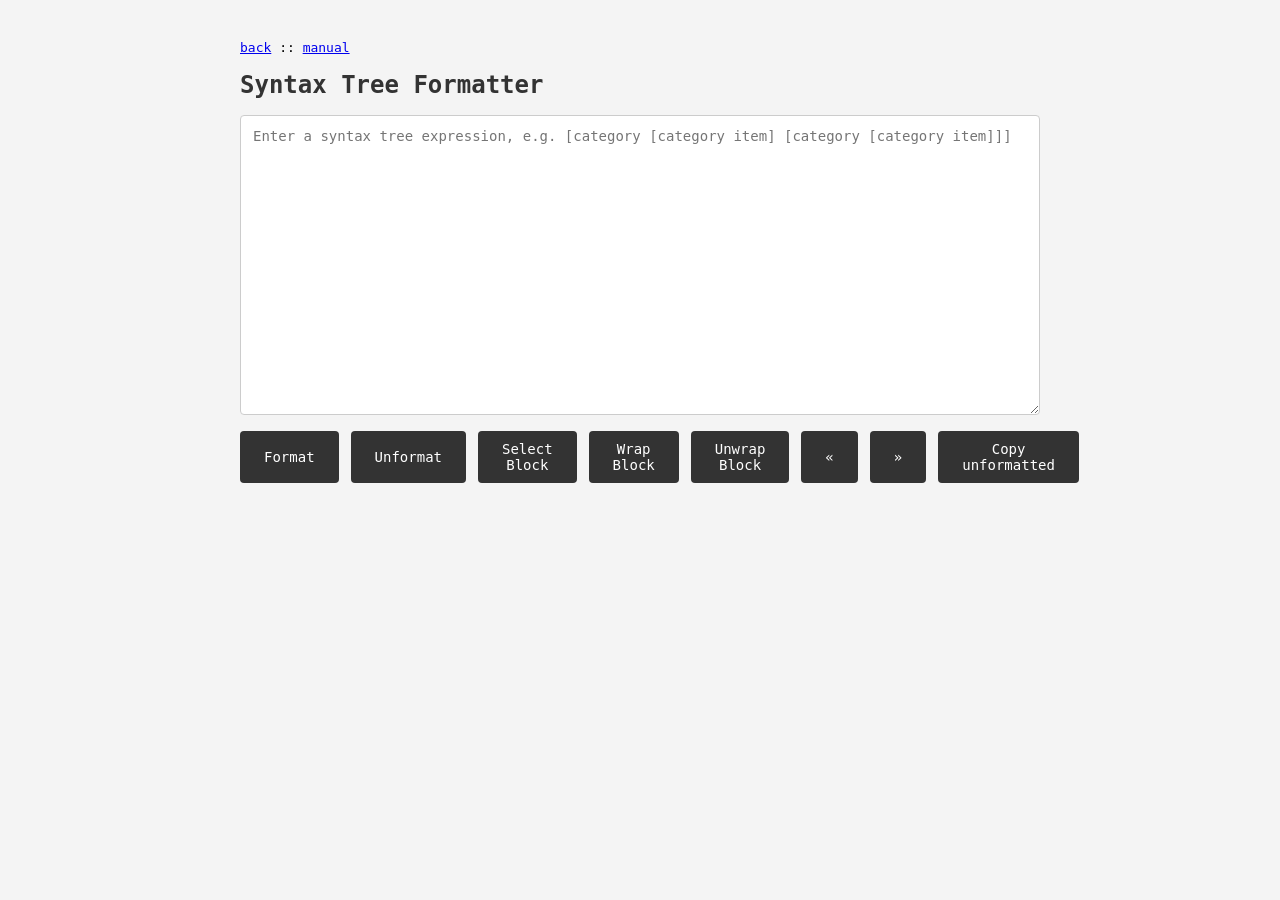
<file: docs/syntax-tree-formatter/index.html>
<!DOCTYPE html>
<html lang="en">
<head>
  <meta charset="UTF-8">
  <meta name="viewport" content="width=device-width, initial-scale=1.0">
  <title>Syntax Tree Formatter</title>
  <link rel="stylesheet" href="style.css">
</head>
<body>
  <div class="container">
    <p><a href="..">back</a> :: <a href="./manual.html">manual</a></p>
    <h1>Syntax Tree Formatter</h1>
    <textarea id="input" placeholder="Enter a syntax tree expression, e.g. [category [category item] [category [category item]]]"></textarea>
    <div class="buttons">
      <button id="format-btn" title="Format the entire syntax tree with indentation">Format</button>
      <button id="unformat-btn" title="Collapse the syntax tree to a single line">Unformat</button>
      <button id="select-btn" title="Select the syntax tree block enclosing the cursor">Select Block</button>
      <button id="wrap-btn" title="Wrap the block enclosing the cursor in a new parent">Wrap Block</button>
      <button id="unwrap-btn" title="Remove the brackets of the block enclosing the cursor">Unwrap Block</button>
      <button id="dedent-btn" title="Dedent the current line or selected lines">&laquo;</button>
      <button id="indent-btn" title="Indent the current line or selected lines">&raquo;</button>
      <button id="copy-unformatted-btn" title="Copy the unformatted syntax tree to clipboard">Copy unformatted</button>
    </div>
  </div>
  <script src="script.js"></script>
</body>
</html>
</file>
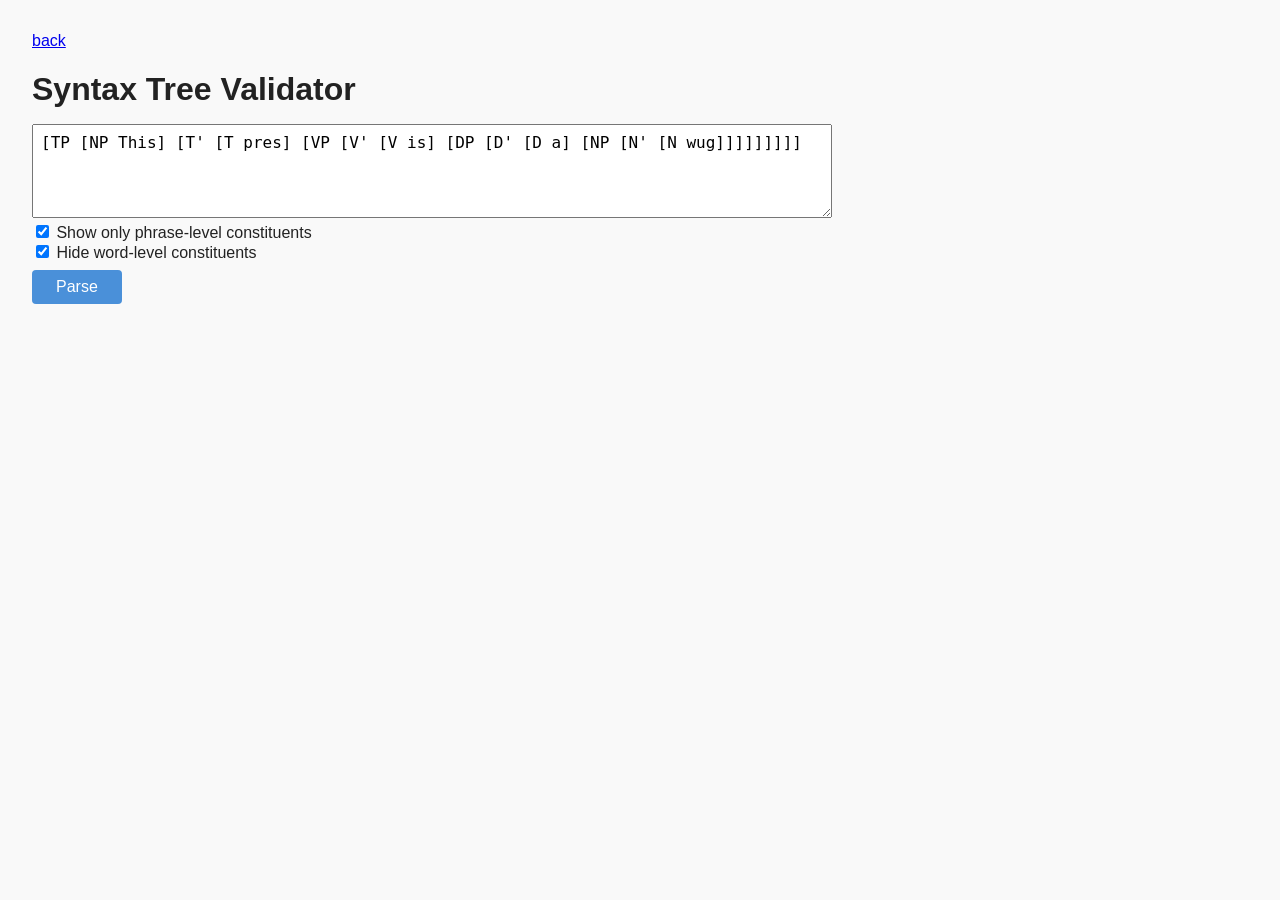
<file: docs/syntax-tree-validator/index.html>
<!DOCTYPE html>
<html lang="en">
<head>
  <meta charset="UTF-8" />
  <meta name="viewport" content="width=device-width, initial-scale=1.0"/>
  <title>Syntax Tree Validator</title>
  <link rel="stylesheet" href="style.css" />
</head>
<body>
  <p><a href="..">back</a></p>
  <h1>Syntax Tree Validator</h1>
  <div id="input-area">
    <textarea id="tree-input" rows="4" cols="80">[TP [NP This] [T' [T pres] [VP [V' [V is] [DP [D' [D a] [NP [N' [N wug]]]]]]]]]</textarea>
    <br/>
    <label><input type="checkbox" id="phrase-only-check" checked> Show only phrase-level constituents</label>
    <br/>
    <label><input type="checkbox" id="hide-words-check" checked> Hide word-level constituents</label>
    <br/>
    <button id="parse-btn">Parse</button>
  </div>
  <div id="output-area"></div>
  <script src="script.js"></script>
</body>
</html>
</file>
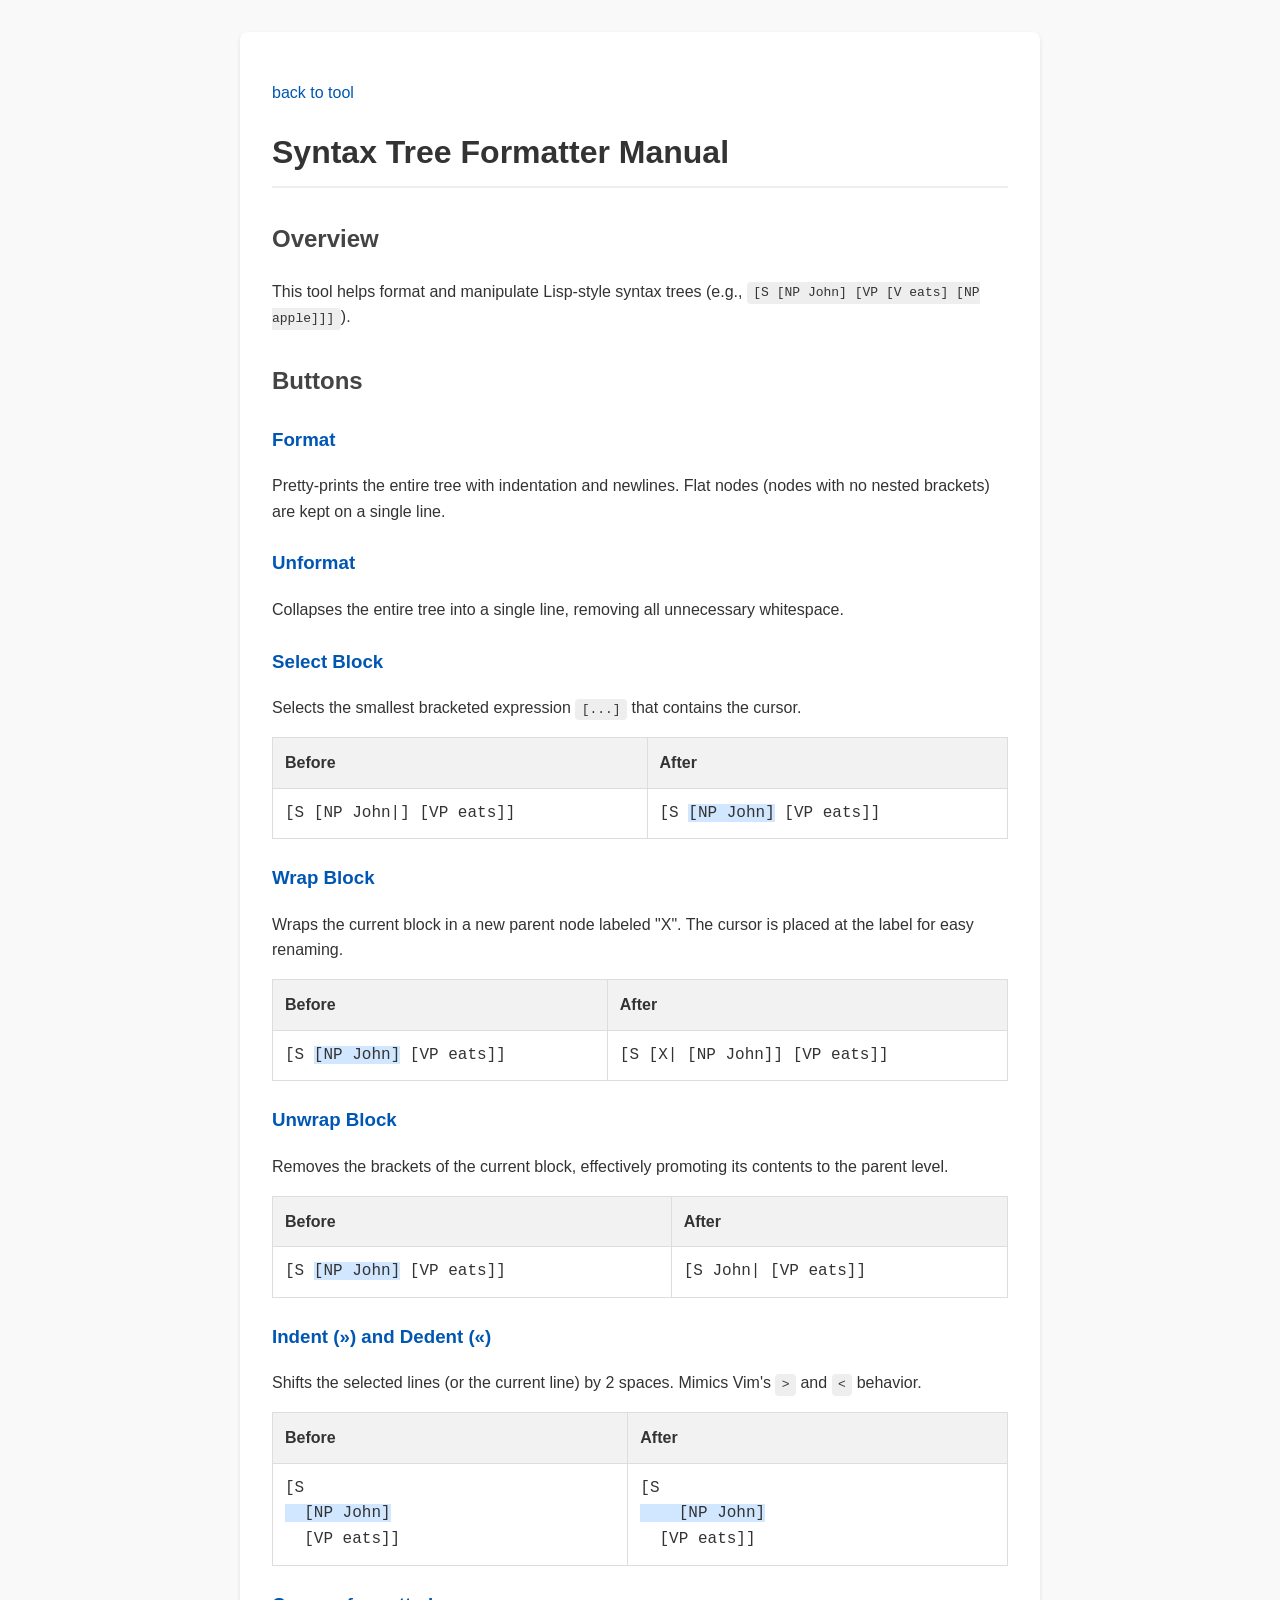
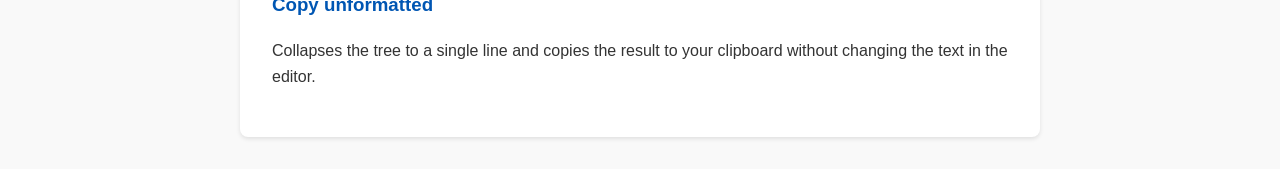
<file: docs/syntax-tree-formatter/manual.html>
<!DOCTYPE html>
<html lang="en">
<head>
  <meta charset="UTF-8">
  <meta name="viewport" content="width=device-width, initial-scale=1.0">
  <title>Manual - Syntax Tree Formatter</title>
  <link rel="stylesheet" href="manual.css">
</head>
<body>
  <div class="container">
    <p><a href="index.html">back to tool</a></p>
    <h1>Syntax Tree Formatter Manual</h1>
    
    <section>
      <h2>Overview</h2>
      <p>This tool helps format and manipulate Lisp-style syntax trees (e.g., <code>[S [NP John] [VP [V eats] [NP apple]]]</code>).</p>
    </section>

    <section>
      <h2>Buttons</h2>
      
      <h3>Format</h3>
      <p>Pretty-prints the entire tree with indentation and newlines. Flat nodes (nodes with no nested brackets) are kept on a single line.</p>

      <h3>Unformat</h3>
      <p>Collapses the entire tree into a single line, removing all unnecessary whitespace.</p>

      <h3>Select Block</h3>
      <p>Selects the smallest bracketed expression <code>[...]</code> that contains the cursor.</p>
      <table>
        <tr><th>Before</th><th>After</th></tr>
        <tr>
          <td><pre>[S [NP John|] [VP eats]]</pre></td>
          <td><pre>[S <span class="highlight">[NP John]</span> [VP eats]]</pre></td>
        </tr>
      </table>

      <h3>Wrap Block</h3>
      <p>Wraps the current block in a new parent node labeled "X". The cursor is placed at the label for easy renaming.</p>
      <table>
        <tr><th>Before</th><th>After</th></tr>
        <tr>
          <td><pre>[S <span class="highlight">[NP John]</span> [VP eats]]</pre></td>
          <td><pre>[S [X| [NP John]] [VP eats]]</pre></td>
        </tr>
      </table>

      <h3>Unwrap Block</h3>
      <p>Removes the brackets of the current block, effectively promoting its contents to the parent level.</p>
      <table>
        <tr><th>Before</th><th>After</th></tr>
        <tr>
          <td><pre>[S <span class="highlight">[NP John]</span> [VP eats]]</pre></td>
          <td><pre>[S John| [VP eats]]</pre></td>
        </tr>
      </table>

      <h3>Indent (&raquo;) and Dedent (&laquo;)</h3>
      <p>Shifts the selected lines (or the current line) by 2 spaces. Mimics Vim's <code>&gt;</code> and <code>&lt;</code> behavior.</p>
      <table>
        <tr><th>Before</th><th>After</th></tr>
        <tr>
          <td><pre>[S
<span class="highlight">  [NP John]</span>
  [VP eats]]</pre></td>
          <td><pre>[S
<span class="highlight">    [NP John]</span>
  [VP eats]]</pre></td>
        </tr>
      </table>

      <h3>Copy unformatted</h3>
      <p>Collapses the tree to a single line and copies the result to your clipboard without changing the text in the editor.</p>
    </section>
  </div>
</body>
</html>
</file>
<file: docs/int-tool/style.css>
* { box-sizing: border-box; }

body {
  font-family: -apple-system, BlinkMacSystemFont, "Segoe UI", Roboto, monospace;
  margin: 1.2rem 0;
  padding: 0 1rem;
  color: #222;
  background: #fff;
}

a { color: #06c; }

h1 { font-size: 1.2rem; margin: 0.4rem 0 1rem; }

#app { display: flex; flex-direction: column; gap: 1.4rem; }

.row { margin: 0; }

#num-input {
  width: 100%;
  font-size: 1rem;
  padding: 0.5rem 0.6rem;
  border: 2px solid #888;
  border-radius: 6px;
  font-family: ui-monospace, SFMono-Regular, Menlo, Consolas, monospace;
}
#num-input.invalid {
  border-color: #d33;
  background: #fdeaea;
}

/* ---- bits area ---- */
#bits-area {
  display: flex;
  flex-wrap: nowrap;
  gap: 0.4rem;
  justify-content: center;
  align-items: flex-end;
  overflow-x: auto;
  padding: 0.4rem 0;
  width: 100vw;
  margin-left: calc(-1rem);
}

#bits-area .byte-group { flex: 1 1 0; }
.bit { flex: 1 1 0; min-width: 0; width: auto; }

.byte-group {
  display: flex;
  gap: 1px;
  margin: 0 0.2rem;
}

.bit {
  text-align: center;
  display: flex;
  flex-direction: column;
  align-items: center;
  user-select: none;
}
.bit .bit-val {
  font-size: 0.95rem;
  font-family: ui-monospace, monospace;
  font-weight: 600;
  line-height: 1.2;
}
.bit .bit-idx {
  font-size: 0.55rem;
  color: #888;
  margin-top: 0.05rem;
}
.bit { cursor: pointer; }
.bit:hover .bit-val { color: #06c; }
.bit.zero .bit-val { color: #bbb; }

/* highlight categories */
.bit.sign     { background: rgba(220, 40, 40, 0.18);  border-radius: 4px; }
.bit.exponent { background: rgba(40, 120, 220, 0.18); border-radius: 4px; }
.bit.fraction { background: rgba(40, 170, 70, 0.18);  border-radius: 4px; }

/* ---- structure row ---- */
#row-structure { display: flex; gap: 1.6rem; align-items: flex-start; justify-content: center; flex-wrap: wrap; }
.col-structure { flex: 0 0 auto; }
.col-repr { flex: 1 1 auto; min-width: 240px; }

#auto-label {
  display: flex;
  align-items: center;
  gap: 0.3rem;
  font-size: 0.8rem;
  color: #555;
  cursor: pointer;
  margin-bottom: 0.4rem;
}
#auto-label input { margin: 0; }

.struct-grid {
  display: flex;
  gap: 1.2rem;
  align-items: flex-start;
}
.struct-col {
  display: flex;
  flex-direction: column;
  gap: 0.2rem;
}
.struct-col h3 {
  font-size: 0.75rem;
  font-weight: 600;
  margin: 0 0 0.2rem;
  color: #555;
  text-transform: lowercase;
}
.struct-col label {
  display: flex;
  align-items: center;
  gap: 0.3rem;
  font-family: ui-monospace, SFMono-Regular, Menlo, Consolas, monospace;
  font-size: 0.85rem;
  cursor: pointer;
}
.struct-col input[type="radio"] { margin: 0; }

#repr-list {
  border-collapse: collapse;
  margin: 0;
  width: 100%;
}
#repr-list td {
  padding: 0.15rem 0;
  vertical-align: top;
  font-family: ui-monospace, SFMono-Regular, Menlo, Consolas, monospace;
  font-size: 0.92rem;
}
#repr-list .k { color: #555; padding-right: 1rem; white-space: nowrap; width: 1px; }
#repr-list .v { color: #111; word-break: break-all; }

#manual {
  margin-top: 2rem;
  border-top: 1px solid #ddd;
  padding-top: 1rem;
  font-size: 0.85rem;
  line-height: 1.5;
  color: #444;
}
#manual-cols {
  display: flex;
  gap: 2rem;
  flex-wrap: wrap;
}
.manual-left  { flex: 0 0 18rem; min-width: 24rem; }
.manual-right { flex: 1 1 24rem; }
#manual h2 { font-size: 1rem; margin: 0 0 0.5rem; color: #222; }
#manual h3 { font-size: 0.85rem; margin: 0.8rem 0 0.3rem; color: #333; }
#manual ul { margin: 0.2rem 0 0.6rem; padding-left: 1.2rem; }
#manual li { margin: 0.15rem 0; }
#manual code {
  font-family: ui-monospace, SFMono-Regular, Menlo, Consolas, monospace;
  background: #f3f3f3;
  padding: 0 0.25rem;
  border-radius: 3px;
}
#repr-list .sep td {
  border-top: 1px solid #ddd;
  height: 0;
  padding: 0.2rem 0 0 0;
}
</file>
<file: docs/ipa-chart-quiz/style.css>
*, *::before, *::after {
  box-sizing: border-box;
  margin: 0;
  padding: 0;
}

body {
  font-family: 'Segoe UI', Tahoma, Geneva, Verdana, sans-serif;
  background: #f4f6f9;
  color: #222;
  min-height: 100vh;
  padding-bottom: 150px; /* Space for fixed phoneme bank */
}

header {
  display: flex;
  align-items: center;
  justify-content: space-between;
  padding: 0.75rem 1.5rem;
  background: #1a1a2e;
  color: #fff;
  position: sticky;
  top: 0;
  z-index: 10;
}

.back-link {
  color: #a0c4ff;
  text-decoration: none;
  font-size: 1rem;
  font-weight: 600;
}

.stats {
  display: flex;
  gap: 1.5rem;
  font-size: 1rem;
  font-weight: 600;
}

#score-display { color: #a0ffb0; }
#mistakes-display { color: #ffadad; }
#timer-display { color: #ffd6a0; font-family: monospace; }

main {
  padding: 1.5rem;
  display: flex;
  flex-direction: column;
  align-items: center;
  gap: 2rem;
}

#phoneme-bank {
  background: #fff;
  padding: 1rem;
  border-top: 2px solid #ddd;
  box-shadow: 0 -2px 10px rgba(0,0,0,0.1);
  width: 100%;
  position: fixed;
  bottom: 0;
  left: 0;
  z-index: 100;
  text-align: center;
}

.bank-container {
  display: flex;
  flex-wrap: wrap;
  gap: 0.5rem;
  justify-content: center;
  margin-top: 1rem;
  min-height: 3rem;
  max-height: 100px;
  overflow-y: auto;
}

.phoneme-card {
  background: #4a90e2;
  color: white;
  padding: 0.4rem 0.8rem;
  border-radius: 4px;
  cursor: grab;
  font-size: 1.2rem;
  user-select: none;
}

.phoneme-card.dragging {
  opacity: 0.5;
}

.phoneme-card.was-wrong {
  background: #e74c3c;
}

.charts-container {
  width: 100%;
  max-width: 1100px;
  overflow-x: auto;
  display: flex;
  flex-direction: column;
  gap: 2rem;
}

table {
  border-collapse: collapse;
  background: #fff;
  width: 100%;
  font-size: 0.85rem;
  table-layout: fixed;
}

caption {
  font-weight: bold;
  padding: 0.5rem;
  background: #eee;
}

th, td {
  border: 1px solid #ccc;
  text-align: center;
  height: 2.5rem;
  position: relative;
}

.row-label {
  background: #f9f9f9;
  font-style: italic;
  width: 120px;
}

.impossible {
  background: #e0e0e0;
  background-image: linear-gradient(45deg, #ccc 25%, transparent 25%, transparent 50%, #ccc 50%, #ccc 75%, transparent 75%, transparent);
  background-size: 4px 4px;
}

.ipa-pair {
  display: flex;
  justify-content: center;
  gap: 4px;
}

.drop-zone {
  width: 28px;
  height: 28px;
  border: 1px dashed #aaa;
  border-radius: 3px;
  display: flex;
  align-items: center;
  justify-content: center;
  transition: background 0.2s;
}

.drop-zone.over {
  background: #e3f2fd;
  border-color: #2196f3;
}

.drop-zone.filled {
  border-style: solid;
  border-color: #27ae60;
  background: #eafaf1;
  font-weight: bold;
  font-size: 1.1rem;
}

.drop-zone.filled.was-wrong {
  border-color: #e74c3c;
  background: #fdedec;
  color: #e74c3c;
}

.drop-zone:empty::after {
  content: attr(data-ipa);
  opacity: 0.05;
  font-size: 0.7rem;
}

.drop-zone.not-english {
  border: none;
  background: transparent;
}
.drop-zone.not-english::after {
  content: attr(data-ipa);
  opacity: 1;
}

.other-symbols {
  width: auto;
  align-self: flex-start;
}

.other-symbols .row-label {
  width: 250px;
  text-align: left;
  padding-left: 1rem;
}
</file>
<file: docs/ipa-quiz/style.css>
*, *::before, *::after {
  box-sizing: border-box;
  margin: 0;
  padding: 0;
}

body {
  font-family: 'Segoe UI', Tahoma, Geneva, Verdana, sans-serif;
  background: #f4f6f9;
  color: #222;
  min-height: 100vh;
}

/* ── Loading Screen ── */
#loading-screen {
  position: fixed;
  inset: 0;
  background: #1a1a2e;
  display: flex;
  align-items: center;
  justify-content: center;
  z-index: 999;
  color: #fff;
}

.loading-content {
  text-align: center;
}

.loading-content h2 {
  font-size: 2rem;
  margin-bottom: 0.5rem;
}

.loading-content p {
  font-size: 1rem;
  opacity: 0.7;
  margin-bottom: 1.5rem;
}

.spinner {
  width: 48px;
  height: 48px;
  border: 5px solid rgba(255,255,255,0.2);
  border-top-color: #fff;
  border-radius: 50%;
  animation: spin 0.8s linear infinite;
  margin: 0 auto;
}

@keyframes spin {
  to { transform: rotate(360deg); }
}

/* ── Utilities ── */
.hidden {
  display: none !important;
}

/* ── App Layout ── */
#app {
  display: flex;
  flex-direction: column;
  min-height: 100vh;
}

/* ── Header ── */
header {
  display: flex;
  align-items: center;
  justify-content: space-between;
  padding: 0.75rem 1.5rem;
  background: #1a1a2e;
  color: #fff;
  position: sticky;
  top: 0;
  z-index: 10;
}

.back-link {
  color: #a0c4ff;
  text-decoration: none;
  font-size: 1rem;
  font-weight: 600;
}

.back-link:hover {
  text-decoration: underline;
}

.stats {
  display: flex;
  gap: 1.5rem;
  font-size: 1rem;
  font-weight: 600;
}

#score-display {
  color: #a0ffb0;
}

#timer-display {
  color: #ffd6a0;
  font-variant-numeric: tabular-nums;
  font-family: monospace;
  font-size: 1.1rem;
}

/* ── Main ── */
main {
  flex: 1;
  display: flex;
  flex-direction: column;
  align-items: center;
  padding: 2rem 1rem 3rem;
  gap: 1.5rem;
}

/* ── Word Display ── */
#word-display {
  font-size: 3rem;
  font-weight: 700;
  letter-spacing: 0.05em;
  color: #1a1a2e;
  min-height: 3.5rem;
}

/* ── Input ── */
.input-wrapper {
  position: relative;
  width: 100%;
  max-width: 420px;
  display: flex;
  gap: 0.5rem;
}

#ipa-input {
  width: 100%;
  padding: 0.65rem 1rem;
  font-size: 1.4rem;
  border: 2px solid #ccc;
  border-radius: 8px;
  outline: none;
  transition: border-color 0.2s, background 0.2s;
  font-family: inherit;
  text-align: center;
}

#ipa-input:focus {
  border-color: #4a90e2;
}

#ipa-input.error {
  border-color: #e74c3c;
  background: #fdecea;
}

#ipa-input.success {
  border-color: #27ae60;
  background: #eafaf1;
}

#give-up-btn {
  padding: 0 1rem;
  font-size: 0.9rem;
  font-weight: 600;
  background: #e74c3c;
  color: #fff;
  border: none;
  border-radius: 8px;
  cursor: pointer;
  transition: background 0.2s;
  white-space: nowrap;
}

#give-up-btn:hover {
  background: #c0392b;
}

/* ── Flying +1 ── */
.flying-plus {
  position: absolute;
  top: -10px;
  left: 50%;
  transform: translateX(-50%);
  font-size: 1.5rem;
  font-weight: 800;
  color: #27ae60;
  pointer-events: none;
  animation: flyUp 0.9s ease-out forwards;
}

@keyframes flyUp {
  0%   { opacity: 1; transform: translateX(-50%) translateY(0); }
  100% { opacity: 0; transform: translateX(-50%) translateY(-60px); }
}

/* ── Tables ── */
.table-container {
  width: 100%;
  max-width: 900px;
  overflow-x: auto;
}

table {
  border-collapse: collapse;
  width: 100%;
  background: #fff;
  border-radius: 8px;
  overflow: hidden;
  box-shadow: 0 2px 8px rgba(0,0,0,0.08);
  font-size: 0.9rem;
}

th, td {
  border: 1px solid #ddd;
  padding: 0.45rem 0.6rem;
  text-align: center;
  vertical-align: middle;
}

thead th {
  background: #1a1a2e;
  color: #fff;
  font-weight: 600;
  font-size: 0.82rem;
}

td.manner {
  text-align: left;
  font-style: italic;
  font-size: 0.82rem;
  color: #555;
  white-space: nowrap;
  background: #f0f0f5;
}

/* ── IPA Buttons ── */
.ipa-btn {
  display: inline-block;
  padding: 0.2rem 0.35rem;
  margin: 0.1rem;
  font-size: 1.15rem;
  color: #1a1a2e;
  text-decoration: none;
  border-radius: 4px;
  transition: background 0.15s, color 0.15s;
  cursor: pointer;
  font-family: 'Noto Sans', 'DejaVu Sans', serif;
}

.ipa-btn:hover {
  background: #1a1a2e;
  color: #fff;
}

/* ── Vowel table single-row ── */
#vowel-table thead th {
  font-size: 0.9rem;
}

#vowel-table td {
  padding: 0.6rem 1rem;
}

/* ── Settings ── */
.settings-wrapper {
  margin-top: 1rem;
  padding: 1rem;
  background: #fff;
  border-radius: 8px;
  box-shadow: 0 2px 8px rgba(0,0,0,0.08);
  font-size: 0.95rem;
  color: #444;
}

.settings-wrapper label {
  display: flex;
  align-items: center;
  gap: 0.5rem;
  cursor: help;
}

.settings-wrapper input[type="checkbox"] {
  cursor: pointer;
  width: 1.1rem;
  height: 1.1rem;
}

.settings-wrapper p, .settings-wrapper hr {
  margin: 10px 0 !important;
}
</file>
<file: docs/ipa-selector/style.css>
/* Base Elements */
body {
    font-family: serif;
    background-color: #fff;
    color: #000;
    padding: 10px 20px;
}

table {
    border-collapse: collapse;
    border: 1px solid black;

    th {
        font-weight: bold;
    }

    th, td {
        border: 1px solid black;
        padding: 4px 8px;
        text-align: center;
        min-width: 30px;
        height: 30px;
    }

    caption {
        text-align: left;
        font-weight: bold;
        margin-bottom: 5px;
    }
}

/* Layout Containers */
.controls {
    p {
      margin: 10px 0;
    }
}

.container {
    display: flex;
    flex-direction: column;
    gap: 20px;
}

.bottom-row {
    display: flex;
    gap: 40px;
    align-items: flex-start;
    width: 100%;
}

/* Table Specifics */
.non-pulmonic, .vowels {
    width: 50%;
}

.non-pulmonic {
    td {
        text-align: left;
    }
}

.vowel-chart {
    position: relative;
    width: 400px;
    height: 300px;
    border: none;

    td {
        border: none;
    }
}

/* Copy fallback dialog */
.copy-dialog-overlay {
    position: fixed;
    inset: 0;
    background-color: rgba(0, 0, 0, 0.5);
    display: flex;
    align-items: center;
    justify-content: center;
    z-index: 1000;
}

.copy-dialog {
    background-color: #fff;
    border: 1px solid black;
    padding: 16px 20px;
    max-width: 600px;
    width: 90%;
}

.copy-dialog p {
    margin: 0 0 10px 0;
}

.copy-dialog-textarea {
    width: 100%;
    height: 200px;
    resize: vertical;
    font-family: inherit;
    box-sizing: border-box;
}

.copy-dialog-buttons {
    display: flex;
    gap: 10px;
    margin-top: 10px;
    justify-content: flex-end;
}

/* Phoneme utility Classes */
a.phoneme {
    display: inline-block;
    transition: transform 0.1s;
    cursor: pointer;
    text-decoration: none;
    color: blue;

    &.highlighted {
        background-color: #ffff99;
    }
}

.row-label {
    text-align: left;
    font-weight: normal;
}

.impossible {
    background-color: #ddd;
}

.ipa-pair {
    display: flex;
    justify-content: space-around;
    gap: 10px;
    font-size: 1.2em;
}
</file>
<file: docs/syntax-tree-formatter/style.css>
* {
  box-sizing: border-box;
  margin: 0;
  padding: 0;
}

body {
  font-family: monospace;
  background-color: #f4f4f4;
  display: flex;
  justify-content: center;
  padding: 40px 20px;
}

.container {
  width: 100%;
  max-width: 800px;
  display: flex;
  flex-direction: column;
  gap: 16px;
}

h1 {
  font-size: 1.5rem;
  color: #333;
}

textarea {
  width: 100%;
  height: 300px;
  padding: 12px;
  font-family: monospace;
  font-size: 14px;
  border: 1px solid #ccc;
  border-radius: 4px;
  resize: vertical;
  background-color: #fff;
  color: #333;
}

textarea:focus {
  outline: none;
  border-color: #888;
}

.buttons {
  display: flex;
  gap: 12px;
}

button {
  padding: 10px 24px;
  font-size: 14px;
  font-family: monospace;
  border: none;
  border-radius: 4px;
  cursor: pointer;
  background-color: #333;
  color: #fff;
  transition: background-color 0.2s;
}

button:hover {
  background-color: #555;
}
</file>
<file: docs/syntax-tree-validator/style.css>
body {
  font-family: Arial, sans-serif;
  margin: 2rem;
  background: #f9f9f9;
  color: #222;
}

h1 {
  margin-bottom: 1rem;
}

#input-area {
  margin-bottom: 2rem;
}

textarea {
  width: 100%;
  max-width: 800px;
  font-family: monospace;
  font-size: 1rem;
  padding: 0.5rem;
  box-sizing: border-box;
}

button {
  margin-top: 0.5rem;
  padding: 0.5rem 1.5rem;
  font-size: 1rem;
  cursor: pointer;
  background: #4a90d9;
  color: white;
  border: none;
  border-radius: 4px;
}

button:hover {
  background: #357abd;
}

#output-area {
  max-width: 900px;
}

.constituent-block {
  background: white;
  border: 1px solid #ccc;
  border-radius: 6px;
  margin-bottom: 1.5rem;
  padding: 1rem;
  box-shadow: 0 1px 3px rgba(0,0,0,0.08);
}

table {
  border-collapse: collapse;
  width: 100%;
}

th, td {
  text-align: left;
  padding: 0.4rem 0.8rem;
  border-bottom: 1px solid #eee;
}

th {
  width: 160px;
  color: #555;
  font-weight: bold;
}

.constituent-title {
  font-weight: bold;
  font-size: 1.05rem;
  margin-bottom: 0.5rem;
}

.bracket {
  font-family: monospace;
  background: #eef3fb;
  border-radius: 3px;
  padding: 0 3px;
}

.error {
  color: red;
  font-weight: bold;
}
</file>
<file: docs/syntax-tree-formatter/manual.css>
body {
  font-family: -apple-system, BlinkMacSystemFont, "Segoe UI", Roboto, Helvetica, Arial, sans-serif;
  line-height: 1.6;
  color: #333;
  max-width: 800px;
  margin: 0 auto;
  padding: 2rem;
  background-color: #f9f9f9;
}

.container {
  background: white;
  padding: 2rem;
  border-radius: 8px;
  box-shadow: 0 2px 4px rgba(0,0,0,0.1);
}

h1 { border-bottom: 2px solid #eee; padding-bottom: 0.5rem; }
h2 { margin-top: 2rem; color: #444; }
h3 { margin-top: 1.5rem; color: #0056b3; }

code {
  background: #eee;
  padding: 0.2rem 0.4rem;
  border-radius: 4px;
  font-family: monospace;
}

table {
  width: 100%;
  border-collapse: collapse;
  margin: 1rem 0;
}

th, td {
  border: 1px solid #ddd;
  padding: 0.75rem;
  text-align: left;
  vertical-align: top;
}

th { background-color: #f2f2f2; }

pre {
  margin: 0;
  font-family: "SFMono-Regular", Consolas, "Liberation Mono", Menlo, monospace;
  white-space: pre-wrap;
}

.highlight {
  background-color: #d1e7ff;
}

a { color: #0056b3; text-decoration: none; }
a:hover { text-decoration: underline; }
</file>
